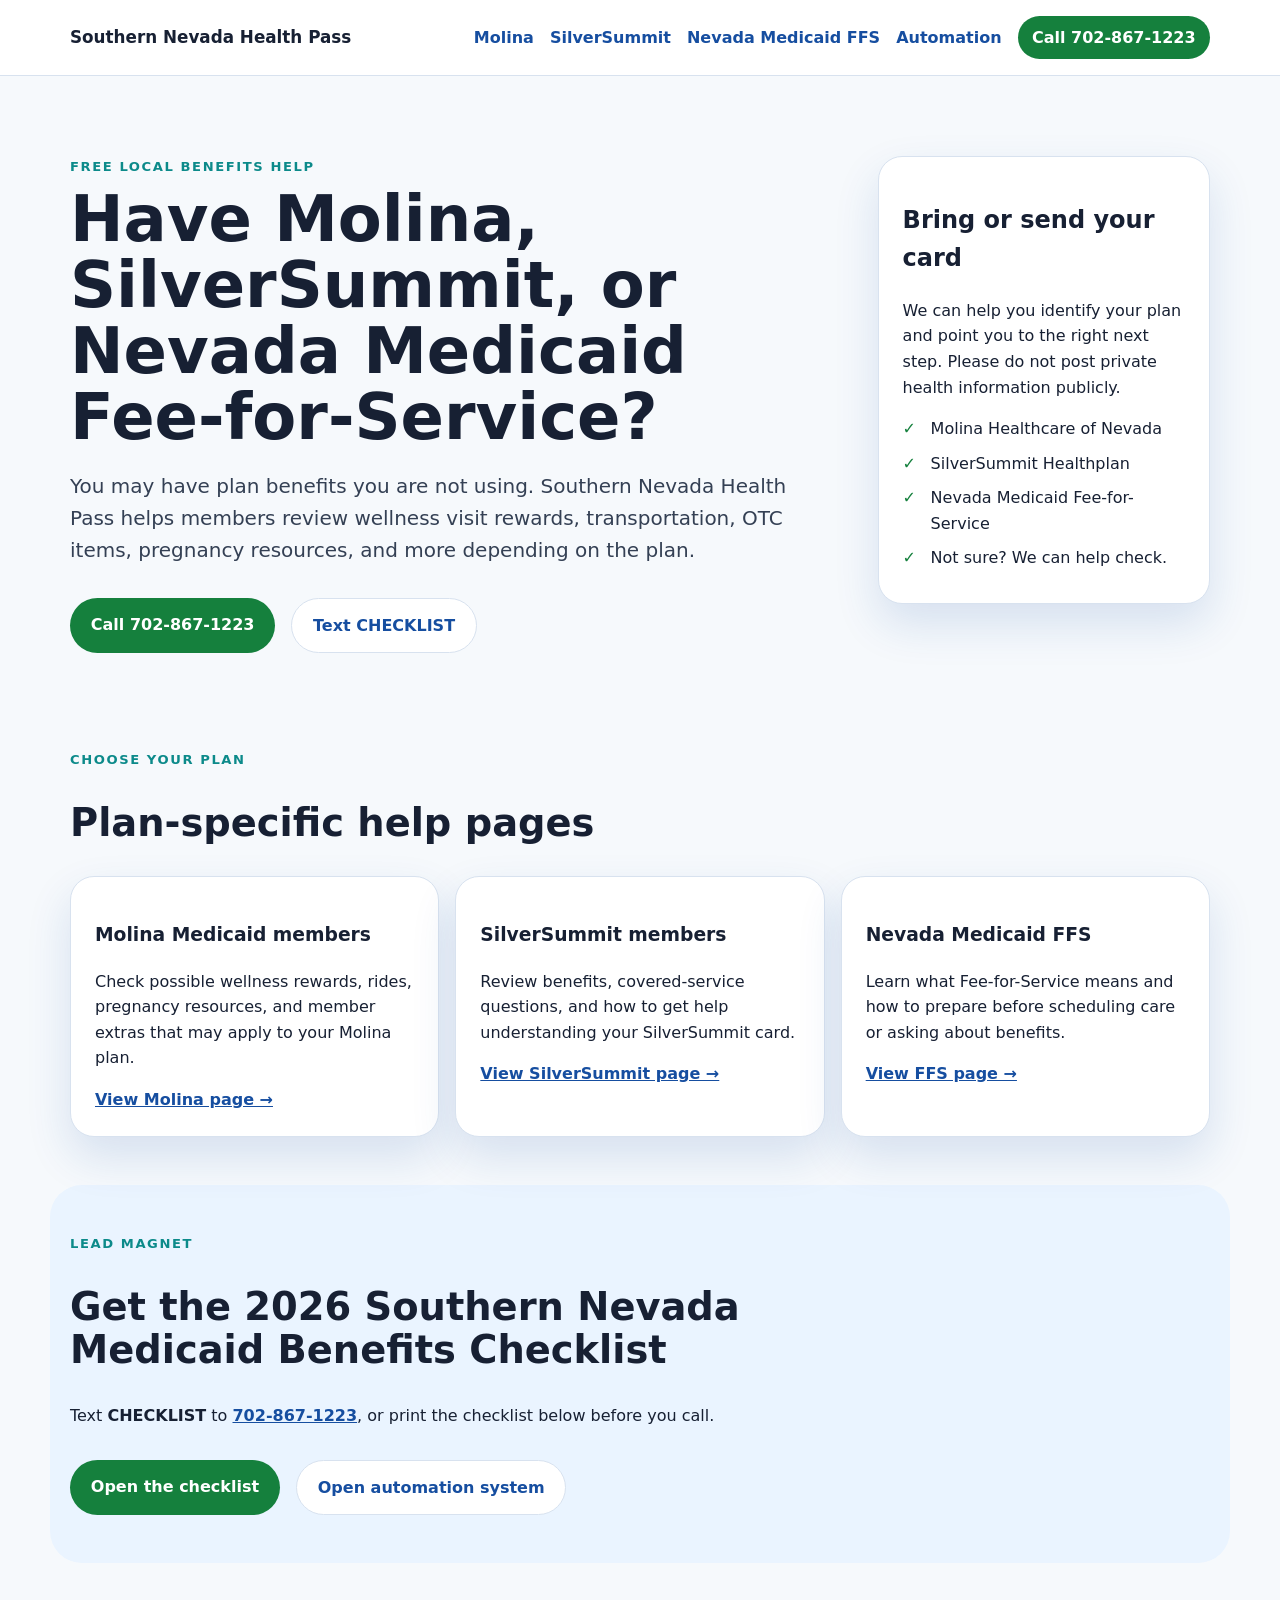
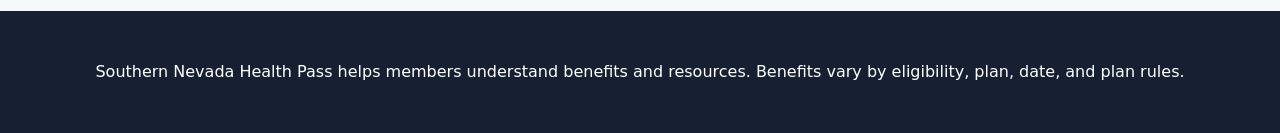
<file: index.html>
<!doctype html>
<html lang="en">
<head>
  <meta charset="utf-8">
  <meta name="viewport" content="width=device-width, initial-scale=1">
  <meta name="description" content="Southern Nevada Health Pass helps Molina, SilverSummit, and Nevada Medicaid Fee-for-Service members understand plan benefits and wellness resources.">
  <title>Southern Nevada Health Pass | Medicaid Benefit Help</title>
  <link rel="stylesheet" href="styles.css">
</head>
<body>
  <header class="site-header">
    <nav class="nav" aria-label="Primary navigation">
      <a class="brand" href="index.html">Southern Nevada Health Pass</a>
      <div class="nav-links">
        <a href="molina-nevada-benefits.html">Molina</a>
        <a href="silversummit-nevada-benefits.html">SilverSummit</a>
        <a href="nevada-medicaid-fee-for-service-benefits.html">Nevada Medicaid FFS</a>
        <a href="autonomous-lead-system.html">Automation</a>
        <a class="button button-small" href="tel:17028671223">Call 702-867-1223</a>
      </div>
    </nav>
  </header>

  <main>
    <section class="hero">
      <div class="hero-content">
        <p class="eyebrow">Free local benefits help</p>
        <h1>Have Molina, SilverSummit, or Nevada Medicaid Fee-for-Service?</h1>
        <p class="lead">You may have plan benefits you are not using. Southern Nevada Health Pass helps members review wellness visit rewards, transportation, OTC items, pregnancy resources, and more depending on the plan.</p>
        <div class="cta-row">
          <a class="button" href="tel:17028671223">Call 702-867-1223</a>
          <a class="button button-secondary" href="sms:17028671223&body=CHECKLIST">Text CHECKLIST</a>
        </div>
      </div>
      <aside class="card hero-card">
        <h2>Bring or send your card</h2>
        <p>We can help you identify your plan and point you to the right next step. Please do not post private health information publicly.</p>
        <ul class="check-list">
          <li>Molina Healthcare of Nevada</li>
          <li>SilverSummit Healthplan</li>
          <li>Nevada Medicaid Fee-for-Service</li>
          <li>Not sure? We can help check.</li>
        </ul>
      </aside>
    </section>

    <section class="section">
      <div class="section-heading">
        <p class="eyebrow">Choose your plan</p>
        <h2>Plan-specific help pages</h2>
      </div>
      <div class="grid three">
        <article class="card">
          <h3>Molina Medicaid members</h3>
          <p>Check possible wellness rewards, rides, pregnancy resources, and member extras that may apply to your Molina plan.</p>
          <a href="molina-nevada-benefits.html">View Molina page →</a>
        </article>
        <article class="card">
          <h3>SilverSummit members</h3>
          <p>Review benefits, covered-service questions, and how to get help understanding your SilverSummit card.</p>
          <a href="silversummit-nevada-benefits.html">View SilverSummit page →</a>
        </article>
        <article class="card">
          <h3>Nevada Medicaid FFS</h3>
          <p>Learn what Fee-for-Service means and how to prepare before scheduling care or asking about benefits.</p>
          <a href="nevada-medicaid-fee-for-service-benefits.html">View FFS page →</a>
        </article>
      </div>
    </section>

    <section class="section muted">
      <div class="section-heading">
        <p class="eyebrow">Lead magnet</p>
        <h2>Get the 2026 Southern Nevada Medicaid Benefits Checklist</h2>
        <p>Text <strong>CHECKLIST</strong> to <a href="sms:17028671223&body=CHECKLIST">702-867-1223</a>, or print the checklist below before you call.</p>
      </div>
      <div class="cta-row">
        <a class="button" href="checklist.html">Open the checklist</a>
        <a class="button button-secondary" href="autonomous-lead-system.html">Open automation system</a>
      </div>
    </section>
  </main>

  <footer class="footer">
    <p>Southern Nevada Health Pass helps members understand benefits and resources. Benefits vary by eligibility, plan, date, and plan rules.</p>
  </footer>
</body>
</html>
</file>
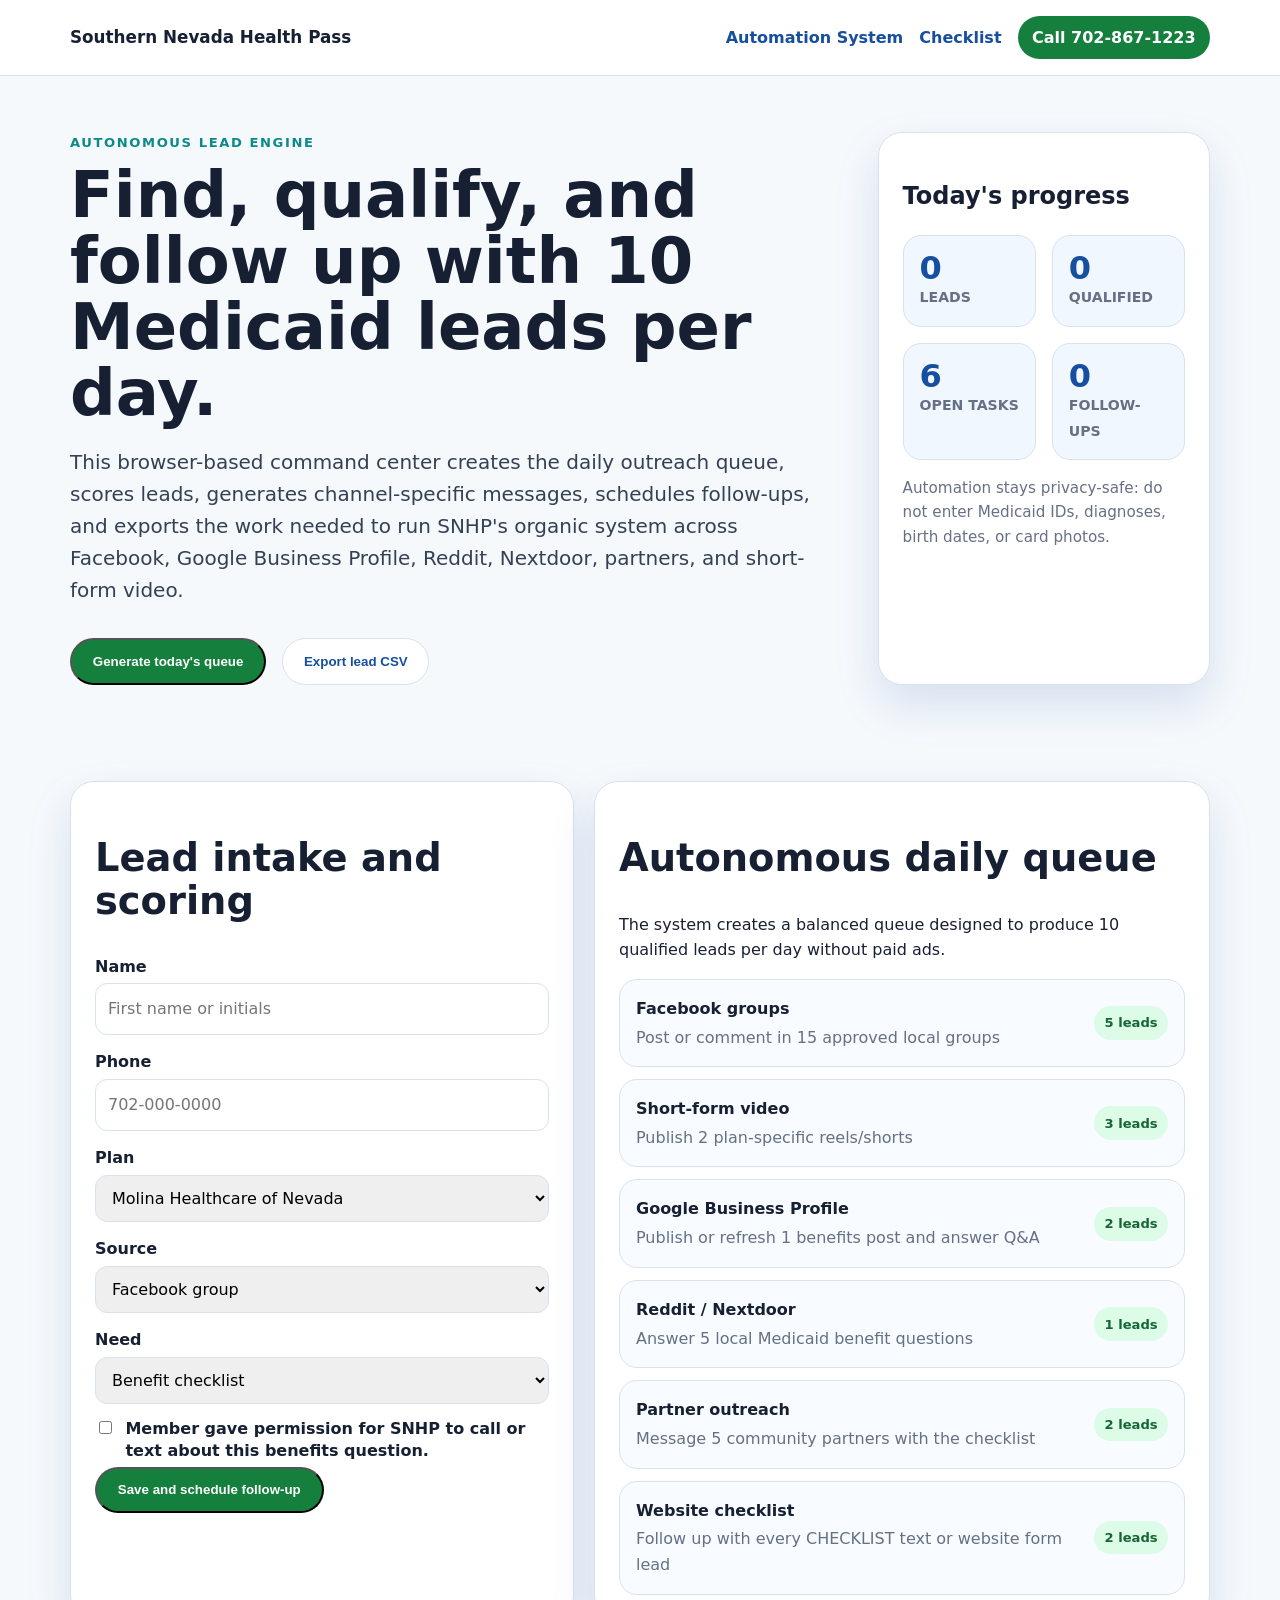
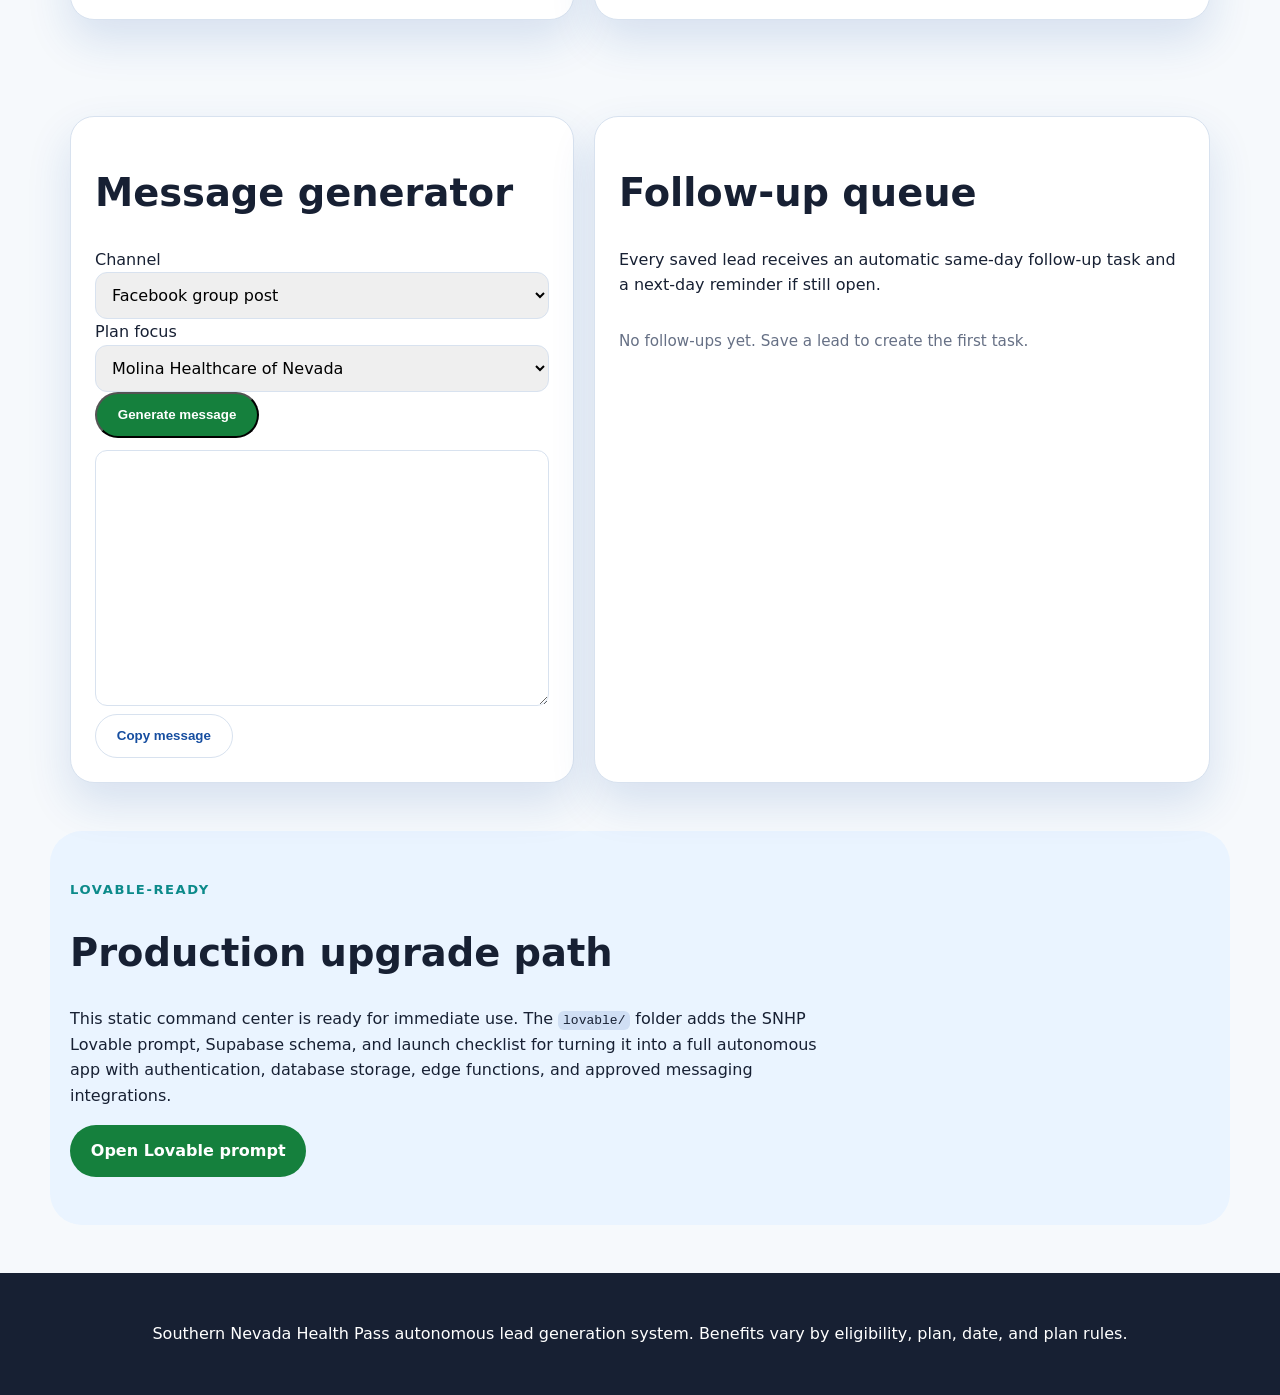
<file: autonomous-lead-system.html>
<!doctype html>
<html lang="en">
<head>
  <meta charset="utf-8">
  <meta name="viewport" content="width=device-width, initial-scale=1">
  <meta name="description" content="Autonomous Southern Nevada Health Pass lead generation command center for Molina, SilverSummit, and Nevada Medicaid Fee-for-Service outreach.">
  <title>SNHP Autonomous Lead Generation System</title>
  <link rel="stylesheet" href="styles.css">
</head>
<body data-page="automation">
  <header class="site-header">
    <nav class="nav" aria-label="Primary navigation">
      <a class="brand" href="index.html">Southern Nevada Health Pass</a>
      <div class="nav-links">
        <a href="autonomous-lead-system.html">Automation System</a>
        <a href="checklist.html">Checklist</a>
        <a class="button button-small" href="tel:17028671223">Call 702-867-1223</a>
      </div>
    </nav>
  </header>

  <main>
    <section class="hero automation-hero">
      <div class="hero-content">
        <p class="eyebrow">Autonomous lead engine</p>
        <h1>Find, qualify, and follow up with 10 Medicaid leads per day.</h1>
        <p class="lead">This browser-based command center creates the daily outreach queue, scores leads, generates channel-specific messages, schedules follow-ups, and exports the work needed to run SNHP's organic system across Facebook, Google Business Profile, Reddit, Nextdoor, partners, and short-form video.</p>
        <div class="cta-row">
          <button class="button" type="button" data-action="generate-day">Generate today's queue</button>
          <button class="button button-secondary" type="button" data-action="export-csv">Export lead CSV</button>
        </div>
      </div>
      <aside class="card metric-card" aria-live="polite">
        <h2>Today's progress</h2>
        <div class="metrics">
          <div><strong id="metric-leads">0</strong><span>Leads</span></div>
          <div><strong id="metric-qualified">0</strong><span>Qualified</span></div>
          <div><strong id="metric-tasks">0</strong><span>Open tasks</span></div>
          <div><strong id="metric-followups">0</strong><span>Follow-ups</span></div>
        </div>
        <p class="disclaimer">Automation stays privacy-safe: do not enter Medicaid IDs, diagnoses, birth dates, or card photos.</p>
      </aside>
    </section>

    <section class="section automation-grid">
      <article class="card form-card">
        <h2>Lead intake and scoring</h2>
        <form id="lead-form">
          <label for="lead-name">Name</label>
          <input id="lead-name" name="name" autocomplete="name" placeholder="First name or initials">

          <label for="lead-phone">Phone</label>
          <input id="lead-phone" name="phone" autocomplete="tel" placeholder="702-000-0000">

          <label for="lead-plan">Plan</label>
          <select id="lead-plan" name="plan">
            <option>Molina Healthcare of Nevada</option>
            <option>SilverSummit Healthplan</option>
            <option>Nevada Medicaid Fee-for-Service</option>
            <option>Not sure</option>
          </select>

          <label for="lead-source">Source</label>
          <select id="lead-source" name="source">
            <option>Facebook group</option>
            <option>Google Business Profile</option>
            <option>TikTok / Reel / Short</option>
            <option>Reddit / Nextdoor</option>
            <option>Community partner</option>
            <option>Website checklist</option>
          </select>

          <label for="lead-need">Need</label>
          <select id="lead-need" name="need">
            <option>Benefit checklist</option>
            <option>Transportation / rides</option>
            <option>Wellness rewards</option>
            <option>Pregnancy or baby resources</option>
            <option>OTC / healthy extras</option>
            <option>Provider or card help</option>
          </select>

          <label class="checkbox-row">
            <input type="checkbox" id="lead-opt-in" name="optIn">
            Member gave permission for SNHP to call or text about this benefits question.
          </label>

          <button class="button" type="submit">Save and schedule follow-up</button>
        </form>
      </article>

      <article class="card">
        <h2>Autonomous daily queue</h2>
        <p>The system creates a balanced queue designed to produce 10 qualified leads per day without paid ads.</p>
        <div id="task-list" class="task-list"></div>
      </article>
    </section>

    <section class="section automation-grid">
      <article class="card">
        <h2>Message generator</h2>
        <label for="message-channel">Channel</label>
        <select id="message-channel">
          <option>Facebook group post</option>
          <option>Helpful comment reply</option>
          <option>Partner outreach</option>
          <option>Google Business Profile post</option>
          <option>Short-form video script</option>
        </select>
        <label for="message-plan">Plan focus</label>
        <select id="message-plan">
          <option>Molina Healthcare of Nevada</option>
          <option>SilverSummit Healthplan</option>
          <option>Nevada Medicaid Fee-for-Service</option>
          <option>All target plans</option>
        </select>
        <button class="button" type="button" data-action="generate-message">Generate message</button>
        <textarea id="generated-message" rows="9" aria-label="Generated outreach message"></textarea>
        <button class="button button-secondary" type="button" data-action="copy-message">Copy message</button>
      </article>

      <article class="card">
        <h2>Follow-up queue</h2>
        <p>Every saved lead receives an automatic same-day follow-up task and a next-day reminder if still open.</p>
        <div id="followup-list" class="task-list"></div>
      </article>
    </section>

    <section class="section muted">
      <div class="section-heading">
        <p class="eyebrow">Lovable-ready</p>
        <h2>Production upgrade path</h2>
        <p>This static command center is ready for immediate use. The <code>lovable/</code> folder adds the SNHP Lovable prompt, Supabase schema, and launch checklist for turning it into a full autonomous app with authentication, database storage, edge functions, and approved messaging integrations.</p>
      </div>
      <a class="button" href="lovable/snhp-autonomous-lead-system-prompt.md">Open Lovable prompt</a>
    </section>
  </main>

  <footer class="footer">
    <p>Southern Nevada Health Pass autonomous lead generation system. Benefits vary by eligibility, plan, date, and plan rules.</p>
  </footer>
  <script src="automation.js"></script>
</body>
</html>
</file>
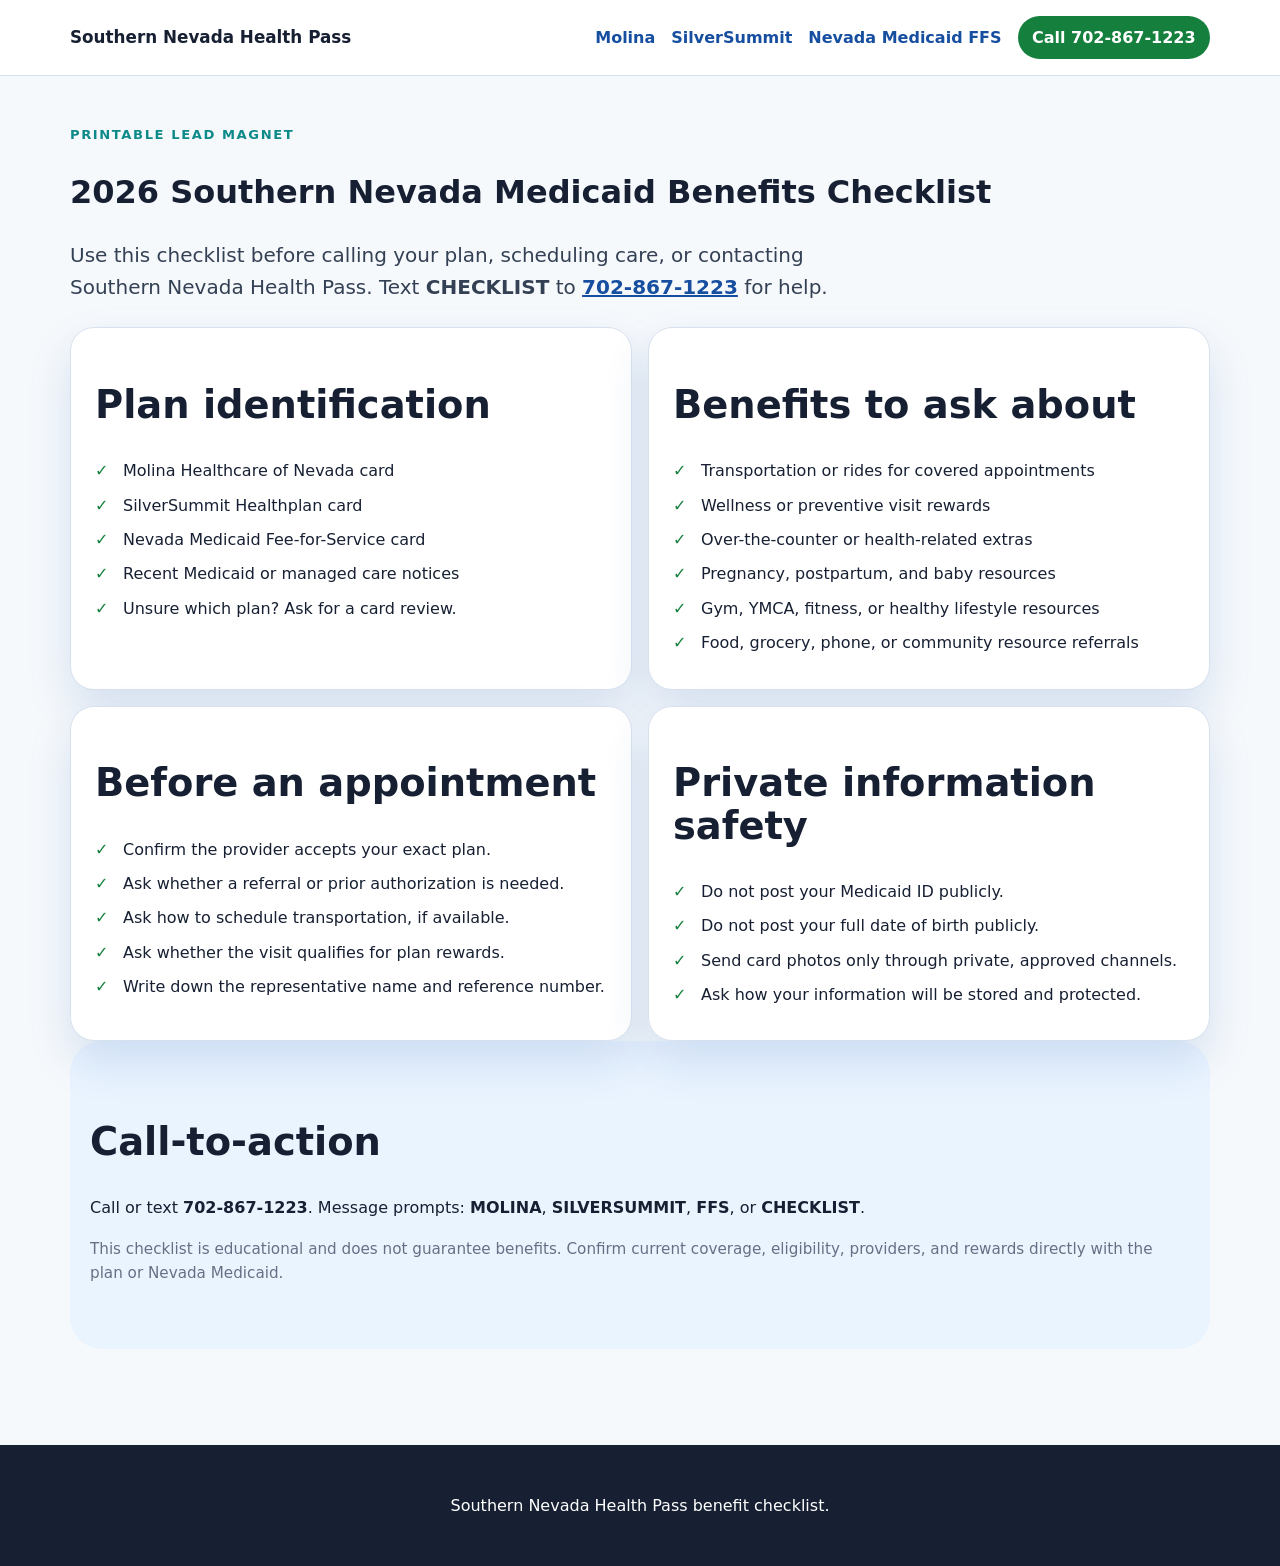
<file: checklist.html>
<!doctype html>
<html lang="en">
<head>
  <meta charset="utf-8">
  <meta name="viewport" content="width=device-width, initial-scale=1">
  <meta name="description" content="Printable 2026 Southern Nevada Medicaid benefits checklist for Molina, SilverSummit, and Nevada Medicaid Fee-for-Service members.">
  <title>2026 Southern Nevada Medicaid Benefits Checklist</title>
  <link rel="stylesheet" href="styles.css">
</head>
<body>
  <header class="site-header">
    <nav class="nav" aria-label="Primary navigation">
      <a class="brand" href="index.html">Southern Nevada Health Pass</a>
      <div class="nav-links">
        <a href="molina-nevada-benefits.html">Molina</a>
        <a href="silversummit-nevada-benefits.html">SilverSummit</a>
        <a href="nevada-medicaid-fee-for-service-benefits.html">Nevada Medicaid FFS</a>
        <a class="button button-small" href="tel:17028671223">Call 702-867-1223</a>
      </div>
    </nav>
  </header>

  <main class="section">
    <p class="eyebrow">Printable lead magnet</p>
    <h1>2026 Southern Nevada Medicaid Benefits Checklist</h1>
    <p class="lead">Use this checklist before calling your plan, scheduling care, or contacting Southern Nevada Health Pass. Text <strong>CHECKLIST</strong> to <a href="sms:17028671223&body=CHECKLIST">702-867-1223</a> for help.</p>

    <section class="grid two">
      <article class="card">
        <h2>Plan identification</h2>
        <ul class="check-list">
          <li>Molina Healthcare of Nevada card</li>
          <li>SilverSummit Healthplan card</li>
          <li>Nevada Medicaid Fee-for-Service card</li>
          <li>Recent Medicaid or managed care notices</li>
          <li>Unsure which plan? Ask for a card review.</li>
        </ul>
      </article>
      <article class="card">
        <h2>Benefits to ask about</h2>
        <ul class="check-list">
          <li>Transportation or rides for covered appointments</li>
          <li>Wellness or preventive visit rewards</li>
          <li>Over-the-counter or health-related extras</li>
          <li>Pregnancy, postpartum, and baby resources</li>
          <li>Gym, YMCA, fitness, or healthy lifestyle resources</li>
          <li>Food, grocery, phone, or community resource referrals</li>
        </ul>
      </article>
      <article class="card">
        <h2>Before an appointment</h2>
        <ul class="check-list">
          <li>Confirm the provider accepts your exact plan.</li>
          <li>Ask whether a referral or prior authorization is needed.</li>
          <li>Ask how to schedule transportation, if available.</li>
          <li>Ask whether the visit qualifies for plan rewards.</li>
          <li>Write down the representative name and reference number.</li>
        </ul>
      </article>
      <article class="card">
        <h2>Private information safety</h2>
        <ul class="check-list">
          <li>Do not post your Medicaid ID publicly.</li>
          <li>Do not post your full date of birth publicly.</li>
          <li>Send card photos only through private, approved channels.</li>
          <li>Ask how your information will be stored and protected.</li>
        </ul>
      </article>
    </section>

    <section class="section muted">
      <h2>Call-to-action</h2>
      <p>Call or text <strong>702-867-1223</strong>. Message prompts: <strong>MOLINA</strong>, <strong>SILVERSUMMIT</strong>, <strong>FFS</strong>, or <strong>CHECKLIST</strong>.</p>
      <p class="disclaimer">This checklist is educational and does not guarantee benefits. Confirm current coverage, eligibility, providers, and rewards directly with the plan or Nevada Medicaid.</p>
    </section>
  </main>

  <footer class="footer"><p>Southern Nevada Health Pass benefit checklist.</p></footer>
</body>
</html>
</file>
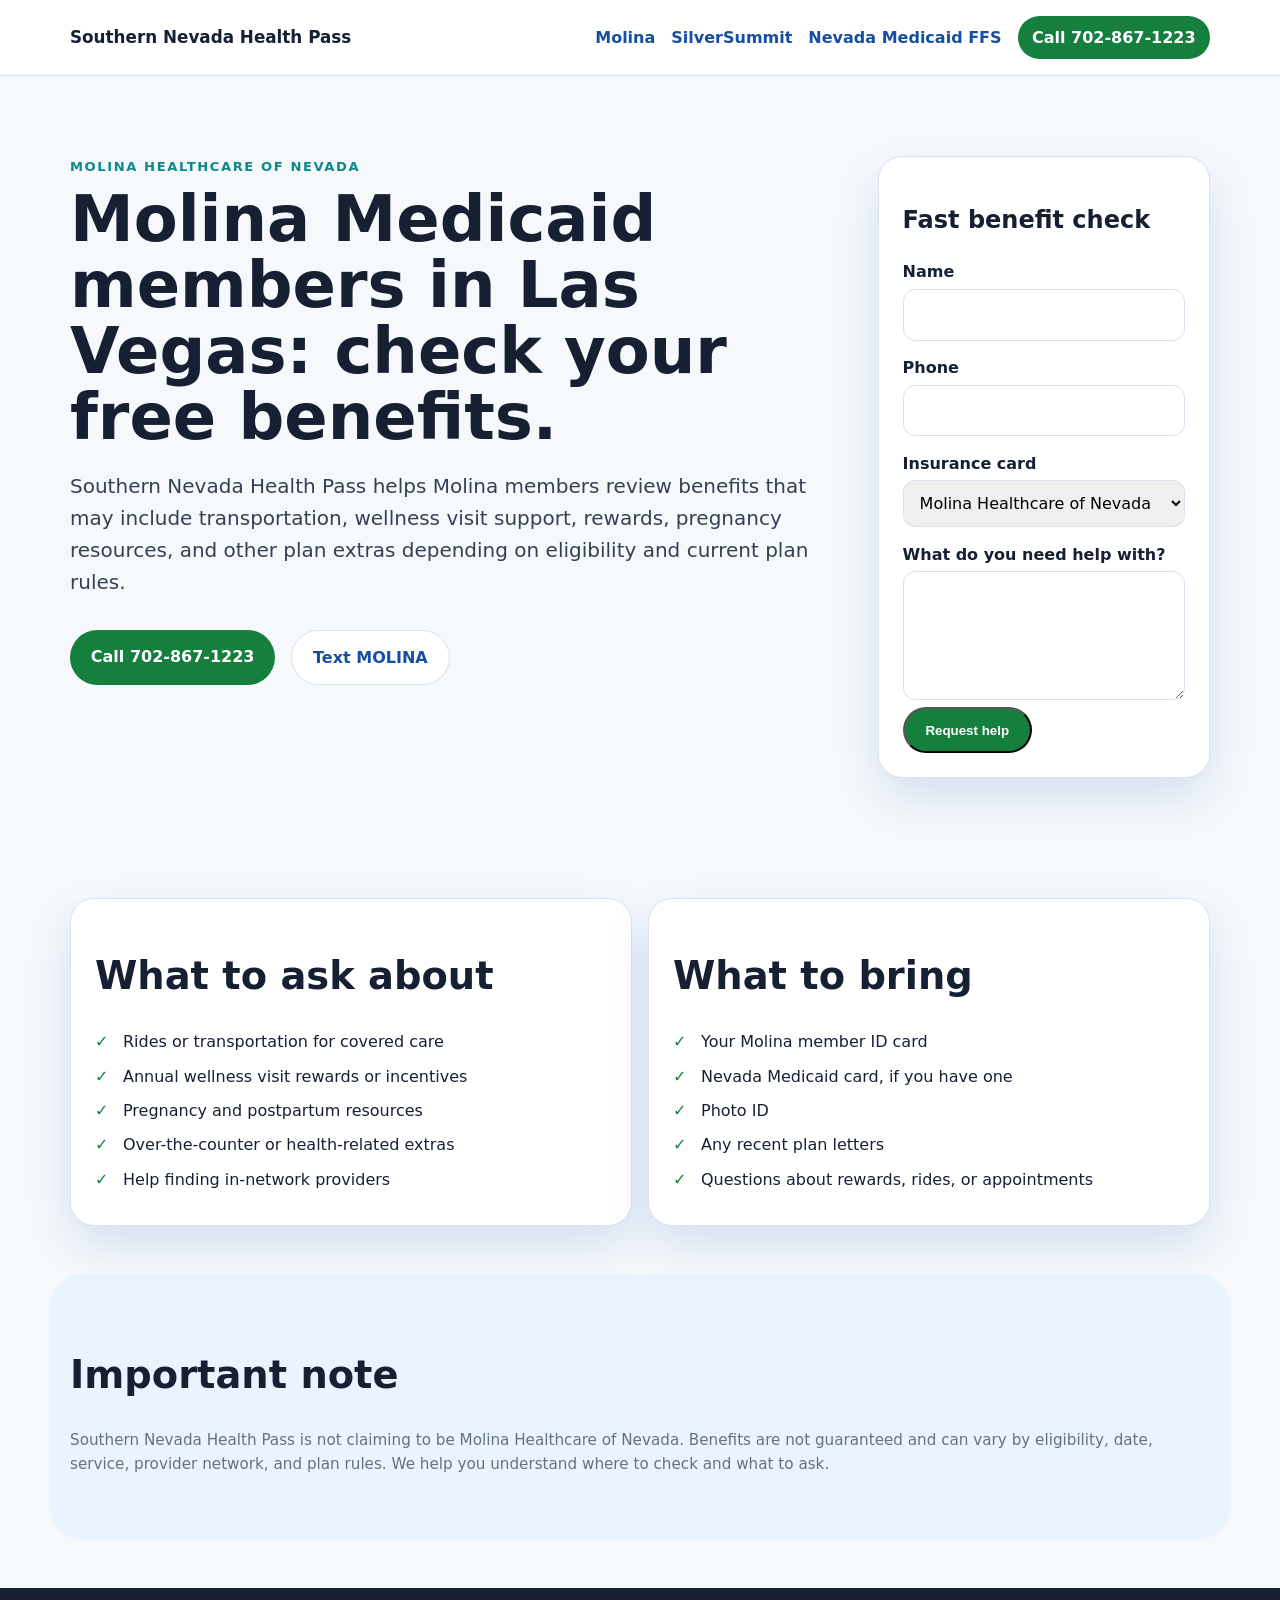
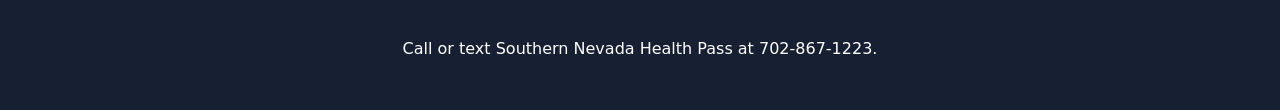
<file: molina-nevada-benefits.html>
<!doctype html>
<html lang="en">
<head>
  <meta charset="utf-8">
  <meta name="viewport" content="width=device-width, initial-scale=1">
  <meta name="description" content="Molina Nevada Medicaid members in Southern Nevada can get help checking wellness rewards, rides, pregnancy resources, and plan extras.">
  <title>Molina Nevada Medicaid Benefits Help | Southern Nevada Health Pass</title>
  <link rel="stylesheet" href="styles.css">
</head>
<body>
  <header class="site-header">
    <nav class="nav" aria-label="Primary navigation">
      <a class="brand" href="index.html">Southern Nevada Health Pass</a>
      <div class="nav-links">
        <a href="molina-nevada-benefits.html">Molina</a>
        <a href="silversummit-nevada-benefits.html">SilverSummit</a>
        <a href="nevada-medicaid-fee-for-service-benefits.html">Nevada Medicaid FFS</a>
        <a class="button button-small" href="tel:17028671223">Call 702-867-1223</a>
      </div>
    </nav>
  </header>

  <main>
    <section class="hero">
      <div class="hero-content">
        <p class="eyebrow">Molina Healthcare of Nevada</p>
        <h1>Molina Medicaid members in Las Vegas: check your free benefits.</h1>
        <p class="lead">Southern Nevada Health Pass helps Molina members review benefits that may include transportation, wellness visit support, rewards, pregnancy resources, and other plan extras depending on eligibility and current plan rules.</p>
        <div class="cta-row">
          <a class="button" href="tel:17028671223">Call 702-867-1223</a>
          <a class="button button-secondary" href="sms:17028671223&body=MOLINA">Text MOLINA</a>
        </div>
      </div>
      <aside class="card form-card">
        <h2>Fast benefit check</h2>
        <form action="mailto:info@southernnevadahealthpass.com" method="post" enctype="text/plain">
          <label for="name">Name</label>
          <input id="name" name="name" autocomplete="name">
          <label for="phone">Phone</label>
          <input id="phone" name="phone" autocomplete="tel">
          <label for="plan">Insurance card</label>
          <select id="plan" name="plan">
            <option>Molina Healthcare of Nevada</option>
            <option>SilverSummit Healthplan</option>
            <option>Nevada Medicaid Fee-for-Service</option>
            <option>Not sure</option>
          </select>
          <label for="need">What do you need help with?</label>
          <textarea id="need" name="need" rows="4"></textarea>
          <button class="button" type="submit">Request help</button>
        </form>
      </aside>
    </section>

    <section class="section">
      <div class="grid two">
        <article class="card">
          <h2>What to ask about</h2>
          <ul class="check-list">
            <li>Rides or transportation for covered care</li>
            <li>Annual wellness visit rewards or incentives</li>
            <li>Pregnancy and postpartum resources</li>
            <li>Over-the-counter or health-related extras</li>
            <li>Help finding in-network providers</li>
          </ul>
        </article>
        <article class="card">
          <h2>What to bring</h2>
          <ul class="check-list">
            <li>Your Molina member ID card</li>
            <li>Nevada Medicaid card, if you have one</li>
            <li>Photo ID</li>
            <li>Any recent plan letters</li>
            <li>Questions about rewards, rides, or appointments</li>
          </ul>
        </article>
      </div>
    </section>

    <section class="section muted">
      <h2>Important note</h2>
      <p class="disclaimer">Southern Nevada Health Pass is not claiming to be Molina Healthcare of Nevada. Benefits are not guaranteed and can vary by eligibility, date, service, provider network, and plan rules. We help you understand where to check and what to ask.</p>
    </section>
  </main>

  <footer class="footer"><p>Call or text Southern Nevada Health Pass at 702-867-1223.</p></footer>
</body>
</html>
</file>
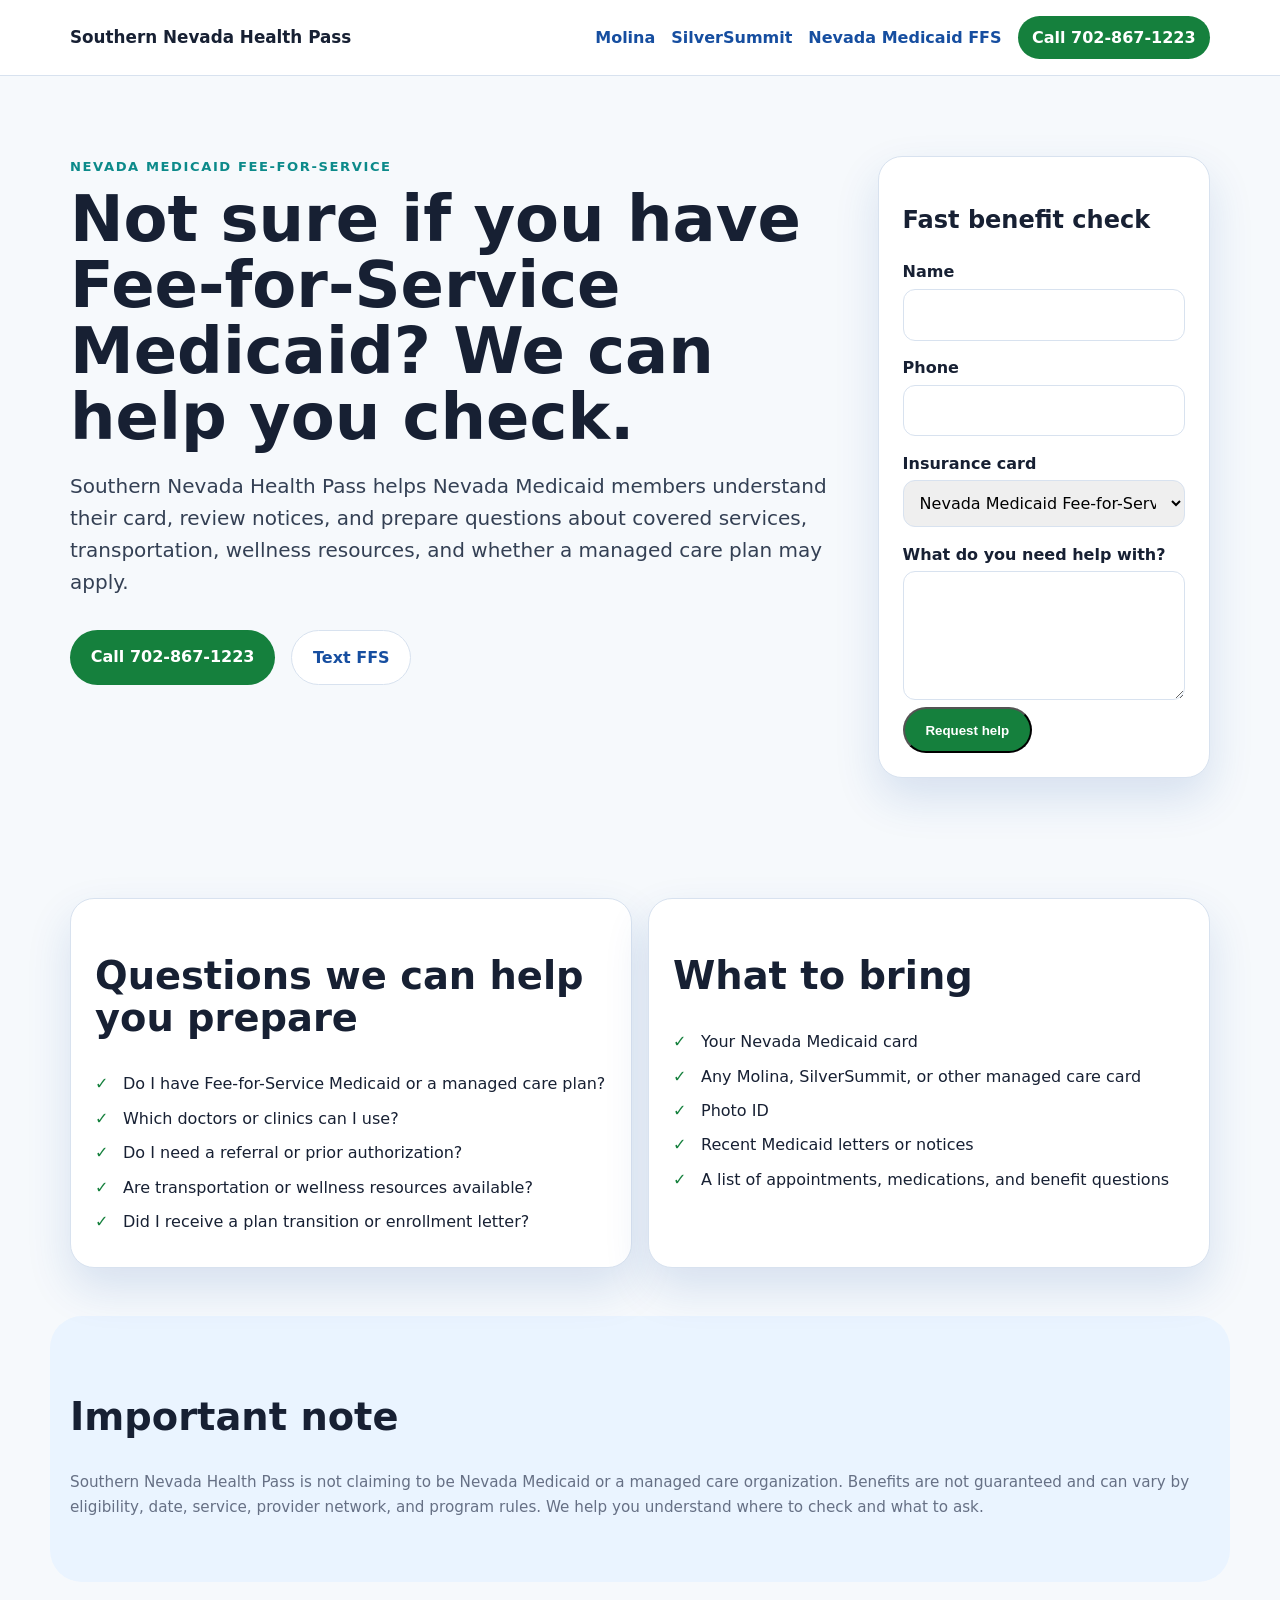
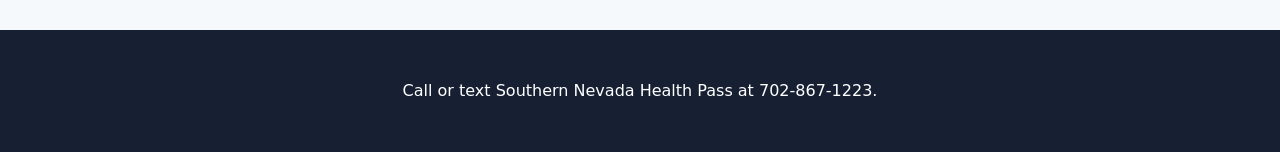
<file: nevada-medicaid-fee-for-service-benefits.html>
<!doctype html>
<html lang="en">
<head>
  <meta charset="utf-8">
  <meta name="viewport" content="width=device-width, initial-scale=1">
  <meta name="description" content="Nevada Medicaid Fee-for-Service members in Southern Nevada can get help understanding benefits, provider questions, and plan transition letters.">
  <title>Nevada Medicaid Fee-for-Service Benefits Help | Southern Nevada Health Pass</title>
  <link rel="stylesheet" href="styles.css">
</head>
<body>
  <header class="site-header">
    <nav class="nav" aria-label="Primary navigation">
      <a class="brand" href="index.html">Southern Nevada Health Pass</a>
      <div class="nav-links">
        <a href="molina-nevada-benefits.html">Molina</a>
        <a href="silversummit-nevada-benefits.html">SilverSummit</a>
        <a href="nevada-medicaid-fee-for-service-benefits.html">Nevada Medicaid FFS</a>
        <a class="button button-small" href="tel:17028671223">Call 702-867-1223</a>
      </div>
    </nav>
  </header>

  <main>
    <section class="hero">
      <div class="hero-content">
        <p class="eyebrow">Nevada Medicaid Fee-for-Service</p>
        <h1>Not sure if you have Fee-for-Service Medicaid? We can help you check.</h1>
        <p class="lead">Southern Nevada Health Pass helps Nevada Medicaid members understand their card, review notices, and prepare questions about covered services, transportation, wellness resources, and whether a managed care plan may apply.</p>
        <div class="cta-row">
          <a class="button" href="tel:17028671223">Call 702-867-1223</a>
          <a class="button button-secondary" href="sms:17028671223&body=FFS">Text FFS</a>
        </div>
      </div>
      <aside class="card form-card">
        <h2>Fast benefit check</h2>
        <form action="mailto:info@southernnevadahealthpass.com" method="post" enctype="text/plain">
          <label for="name">Name</label>
          <input id="name" name="name" autocomplete="name">
          <label for="phone">Phone</label>
          <input id="phone" name="phone" autocomplete="tel">
          <label for="plan">Insurance card</label>
          <select id="plan" name="plan">
            <option>Nevada Medicaid Fee-for-Service</option>
            <option>Molina Healthcare of Nevada</option>
            <option>SilverSummit Healthplan</option>
            <option>Not sure</option>
          </select>
          <label for="need">What do you need help with?</label>
          <textarea id="need" name="need" rows="4"></textarea>
          <button class="button" type="submit">Request help</button>
        </form>
      </aside>
    </section>

    <section class="section">
      <div class="grid two">
        <article class="card">
          <h2>Questions we can help you prepare</h2>
          <ul class="check-list">
            <li>Do I have Fee-for-Service Medicaid or a managed care plan?</li>
            <li>Which doctors or clinics can I use?</li>
            <li>Do I need a referral or prior authorization?</li>
            <li>Are transportation or wellness resources available?</li>
            <li>Did I receive a plan transition or enrollment letter?</li>
          </ul>
        </article>
        <article class="card">
          <h2>What to bring</h2>
          <ul class="check-list">
            <li>Your Nevada Medicaid card</li>
            <li>Any Molina, SilverSummit, or other managed care card</li>
            <li>Photo ID</li>
            <li>Recent Medicaid letters or notices</li>
            <li>A list of appointments, medications, and benefit questions</li>
          </ul>
        </article>
      </div>
    </section>

    <section class="section muted">
      <h2>Important note</h2>
      <p class="disclaimer">Southern Nevada Health Pass is not claiming to be Nevada Medicaid or a managed care organization. Benefits are not guaranteed and can vary by eligibility, date, service, provider network, and program rules. We help you understand where to check and what to ask.</p>
    </section>
  </main>

  <footer class="footer"><p>Call or text Southern Nevada Health Pass at 702-867-1223.</p></footer>
</body>
</html>
</file>
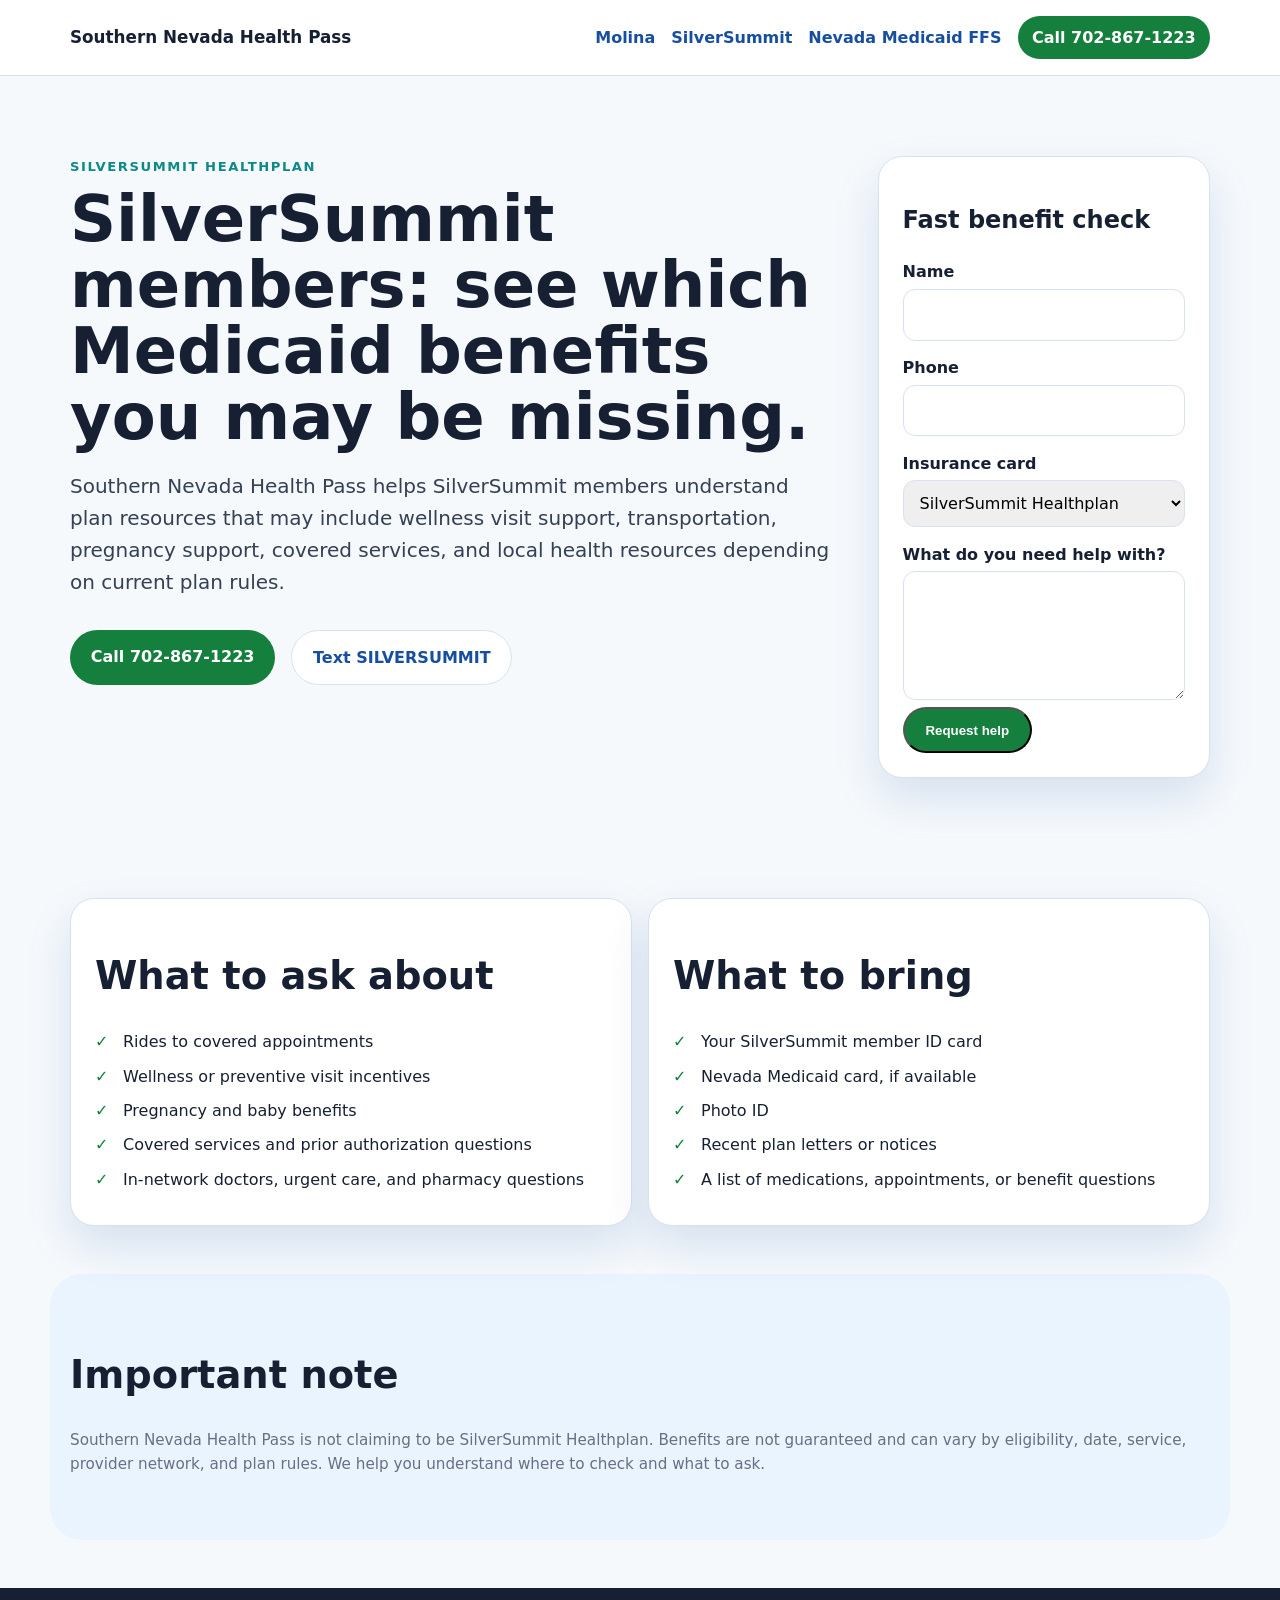
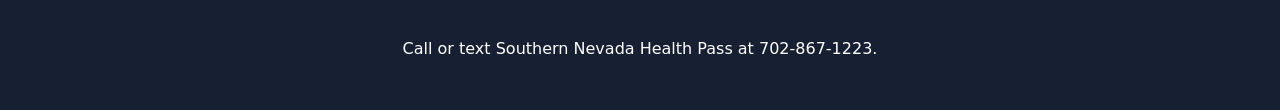
<file: silversummit-nevada-benefits.html>
<!doctype html>
<html lang="en">
<head>
  <meta charset="utf-8">
  <meta name="viewport" content="width=device-width, initial-scale=1">
  <meta name="description" content="SilverSummit Medicaid members in Southern Nevada can get help understanding covered benefits, rewards, rides, and local resources.">
  <title>SilverSummit Nevada Medicaid Benefits Help | Southern Nevada Health Pass</title>
  <link rel="stylesheet" href="styles.css">
</head>
<body>
  <header class="site-header">
    <nav class="nav" aria-label="Primary navigation">
      <a class="brand" href="index.html">Southern Nevada Health Pass</a>
      <div class="nav-links">
        <a href="molina-nevada-benefits.html">Molina</a>
        <a href="silversummit-nevada-benefits.html">SilverSummit</a>
        <a href="nevada-medicaid-fee-for-service-benefits.html">Nevada Medicaid FFS</a>
        <a class="button button-small" href="tel:17028671223">Call 702-867-1223</a>
      </div>
    </nav>
  </header>

  <main>
    <section class="hero">
      <div class="hero-content">
        <p class="eyebrow">SilverSummit Healthplan</p>
        <h1>SilverSummit members: see which Medicaid benefits you may be missing.</h1>
        <p class="lead">Southern Nevada Health Pass helps SilverSummit members understand plan resources that may include wellness visit support, transportation, pregnancy support, covered services, and local health resources depending on current plan rules.</p>
        <div class="cta-row">
          <a class="button" href="tel:17028671223">Call 702-867-1223</a>
          <a class="button button-secondary" href="sms:17028671223&body=SILVERSUMMIT">Text SILVERSUMMIT</a>
        </div>
      </div>
      <aside class="card form-card">
        <h2>Fast benefit check</h2>
        <form action="mailto:info@southernnevadahealthpass.com" method="post" enctype="text/plain">
          <label for="name">Name</label>
          <input id="name" name="name" autocomplete="name">
          <label for="phone">Phone</label>
          <input id="phone" name="phone" autocomplete="tel">
          <label for="plan">Insurance card</label>
          <select id="plan" name="plan">
            <option>SilverSummit Healthplan</option>
            <option>Molina Healthcare of Nevada</option>
            <option>Nevada Medicaid Fee-for-Service</option>
            <option>Not sure</option>
          </select>
          <label for="need">What do you need help with?</label>
          <textarea id="need" name="need" rows="4"></textarea>
          <button class="button" type="submit">Request help</button>
        </form>
      </aside>
    </section>

    <section class="section">
      <div class="grid two">
        <article class="card">
          <h2>What to ask about</h2>
          <ul class="check-list">
            <li>Rides to covered appointments</li>
            <li>Wellness or preventive visit incentives</li>
            <li>Pregnancy and baby benefits</li>
            <li>Covered services and prior authorization questions</li>
            <li>In-network doctors, urgent care, and pharmacy questions</li>
          </ul>
        </article>
        <article class="card">
          <h2>What to bring</h2>
          <ul class="check-list">
            <li>Your SilverSummit member ID card</li>
            <li>Nevada Medicaid card, if available</li>
            <li>Photo ID</li>
            <li>Recent plan letters or notices</li>
            <li>A list of medications, appointments, or benefit questions</li>
          </ul>
        </article>
      </div>
    </section>

    <section class="section muted">
      <h2>Important note</h2>
      <p class="disclaimer">Southern Nevada Health Pass is not claiming to be SilverSummit Healthplan. Benefits are not guaranteed and can vary by eligibility, date, service, provider network, and plan rules. We help you understand where to check and what to ask.</p>
    </section>
  </main>

  <footer class="footer"><p>Call or text Southern Nevada Health Pass at 702-867-1223.</p></footer>
</body>
</html>
</file>
<file: styles.css>
:root {
  --blue: #164ea0;
  --teal: #0c8a8a;
  --green: #15803d;
  --ink: #172033;
  --muted: #667085;
  --bg: #f6f9fc;
  --card: #ffffff;
  --border: #d8e2ef;
  --shadow: 0 20px 45px rgba(22, 78, 160, 0.14);
}

* { box-sizing: border-box; }

body {
  margin: 0;
  color: var(--ink);
  font-family: Inter, ui-sans-serif, system-ui, -apple-system, BlinkMacSystemFont, "Segoe UI", sans-serif;
  line-height: 1.6;
  background: var(--bg);
}

a { color: var(--blue); font-weight: 700; }

.site-header {
  background: var(--card);
  border-bottom: 1px solid var(--border);
  position: sticky;
  top: 0;
  z-index: 10;
}

.nav {
  align-items: center;
  display: flex;
  gap: 1.5rem;
  justify-content: space-between;
  margin: 0 auto;
  max-width: 1180px;
  padding: 1rem 1.25rem;
}

.brand {
  color: var(--ink);
  font-size: 1.05rem;
  text-decoration: none;
}

.nav-links {
  align-items: center;
  display: flex;
  flex-wrap: wrap;
  gap: 1rem;
}

.nav-links a { text-decoration: none; }

.hero {
  display: grid;
  gap: 2rem;
  grid-template-columns: minmax(0, 1.4fr) minmax(280px, 0.6fr);
  margin: 0 auto;
  max-width: 1180px;
  padding: 5rem 1.25rem 3rem;
}

.hero h1 {
  font-size: clamp(2.4rem, 5vw, 4.6rem);
  line-height: 1.03;
  margin: 0 0 1rem;
}

.lead {
  color: #344054;
  font-size: 1.25rem;
  max-width: 760px;
}

.eyebrow {
  color: var(--teal);
  font-size: 0.82rem;
  font-weight: 800;
  letter-spacing: 0.12em;
  margin: 0 0 0.6rem;
  text-transform: uppercase;
}

.cta-row {
  display: flex;
  flex-wrap: wrap;
  gap: 1rem;
  margin-top: 2rem;
}

.button {
  background: var(--green);
  border-radius: 999px;
  color: #fff;
  display: inline-block;
  font-weight: 800;
  padding: 0.85rem 1.3rem;
  text-decoration: none;
}

.button-secondary {
  background: #fff;
  border: 1px solid var(--border);
  color: var(--blue);
}

.button-small { padding: 0.55rem 0.9rem; }

.card {
  background: var(--card);
  border: 1px solid var(--border);
  border-radius: 24px;
  box-shadow: var(--shadow);
  padding: 1.5rem;
}

.hero-card { align-self: start; }

.check-list {
  list-style: none;
  margin: 1rem 0 0;
  padding: 0;
}

.check-list li {
  margin: 0.55rem 0;
  padding-left: 1.75rem;
  position: relative;
}

.check-list li::before {
  color: var(--green);
  content: "✓";
  font-weight: 900;
  left: 0;
  position: absolute;
}

.section {
  margin: 0 auto;
  max-width: 1180px;
  padding: 3rem 1.25rem;
}

.section-heading { max-width: 760px; }

.section h2 { font-size: clamp(1.8rem, 3vw, 2.6rem); line-height: 1.1; }

.grid {
  display: grid;
  gap: 1rem;
  margin-top: 1.5rem;
}

.three { grid-template-columns: repeat(3, minmax(0, 1fr)); }
.two { grid-template-columns: repeat(2, minmax(0, 1fr)); }

.muted {
  background: #eaf4ff;
  border-radius: 32px;
  margin-bottom: 3rem;
}

.form-card label {
  display: block;
  font-weight: 800;
  margin: 0.9rem 0 0.25rem;
}

input, select, textarea {
  border: 1px solid var(--border);
  border-radius: 12px;
  font: inherit;
  padding: 0.75rem;
  width: 100%;
}

.disclaimer {
  color: var(--muted);
  font-size: 0.95rem;
}

.footer {
  background: var(--ink);
  color: #fff;
  padding: 2rem 1.25rem;
  text-align: center;
}

@media (max-width: 820px) {
  .hero, .three, .two { grid-template-columns: 1fr; }
  .site-header { position: static; }
}

@media print {
  .site-header, .cta-row, .footer { display: none; }
  body { background: #fff; }
  .card, .muted { box-shadow: none; }
}

.automation-hero {
  padding-top: 3.5rem;
}

.metric-card .metrics {
  display: grid;
  gap: 1rem;
  grid-template-columns: repeat(2, minmax(0, 1fr));
  margin: 1rem 0;
}

.metrics div {
  background: #f0f7ff;
  border: 1px solid var(--border);
  border-radius: 18px;
  padding: 1rem;
}

.metrics strong {
  color: var(--blue);
  display: block;
  font-size: 2rem;
  line-height: 1;
}

.metrics span {
  color: var(--muted);
  font-size: 0.88rem;
  font-weight: 800;
  text-transform: uppercase;
}

.automation-grid {
  display: grid;
  gap: 1.25rem;
  grid-template-columns: minmax(0, 0.9fr) minmax(0, 1.1fr);
}

.checkbox-row {
  align-items: start;
  display: grid !important;
  gap: 0.65rem;
  grid-template-columns: auto 1fr;
  line-height: 1.4;
}

.checkbox-row input {
  margin-top: 0.2rem;
  width: auto;
}

.task-list {
  display: grid;
  gap: 0.75rem;
  margin-top: 1rem;
}

.task-item {
  align-items: center;
  background: #f8fbff;
  border: 1px solid var(--border);
  border-radius: 18px;
  display: flex;
  gap: 1rem;
  justify-content: space-between;
  padding: 1rem;
}

.task-item p {
  color: var(--muted);
  margin: 0.2rem 0 0;
}

.task-item span {
  background: #dcfce7;
  border-radius: 999px;
  color: #166534;
  flex: 0 0 auto;
  font-size: 0.82rem;
  font-weight: 900;
  padding: 0.4rem 0.65rem;
}

body[data-page="automation"] textarea {
  margin-top: 0.75rem;
}

code {
  background: rgba(22, 78, 160, 0.12);
  border-radius: 6px;
  padding: 0.1rem 0.3rem;
}

@media (max-width: 920px) {
  .automation-grid { grid-template-columns: 1fr; }
}
</file>
